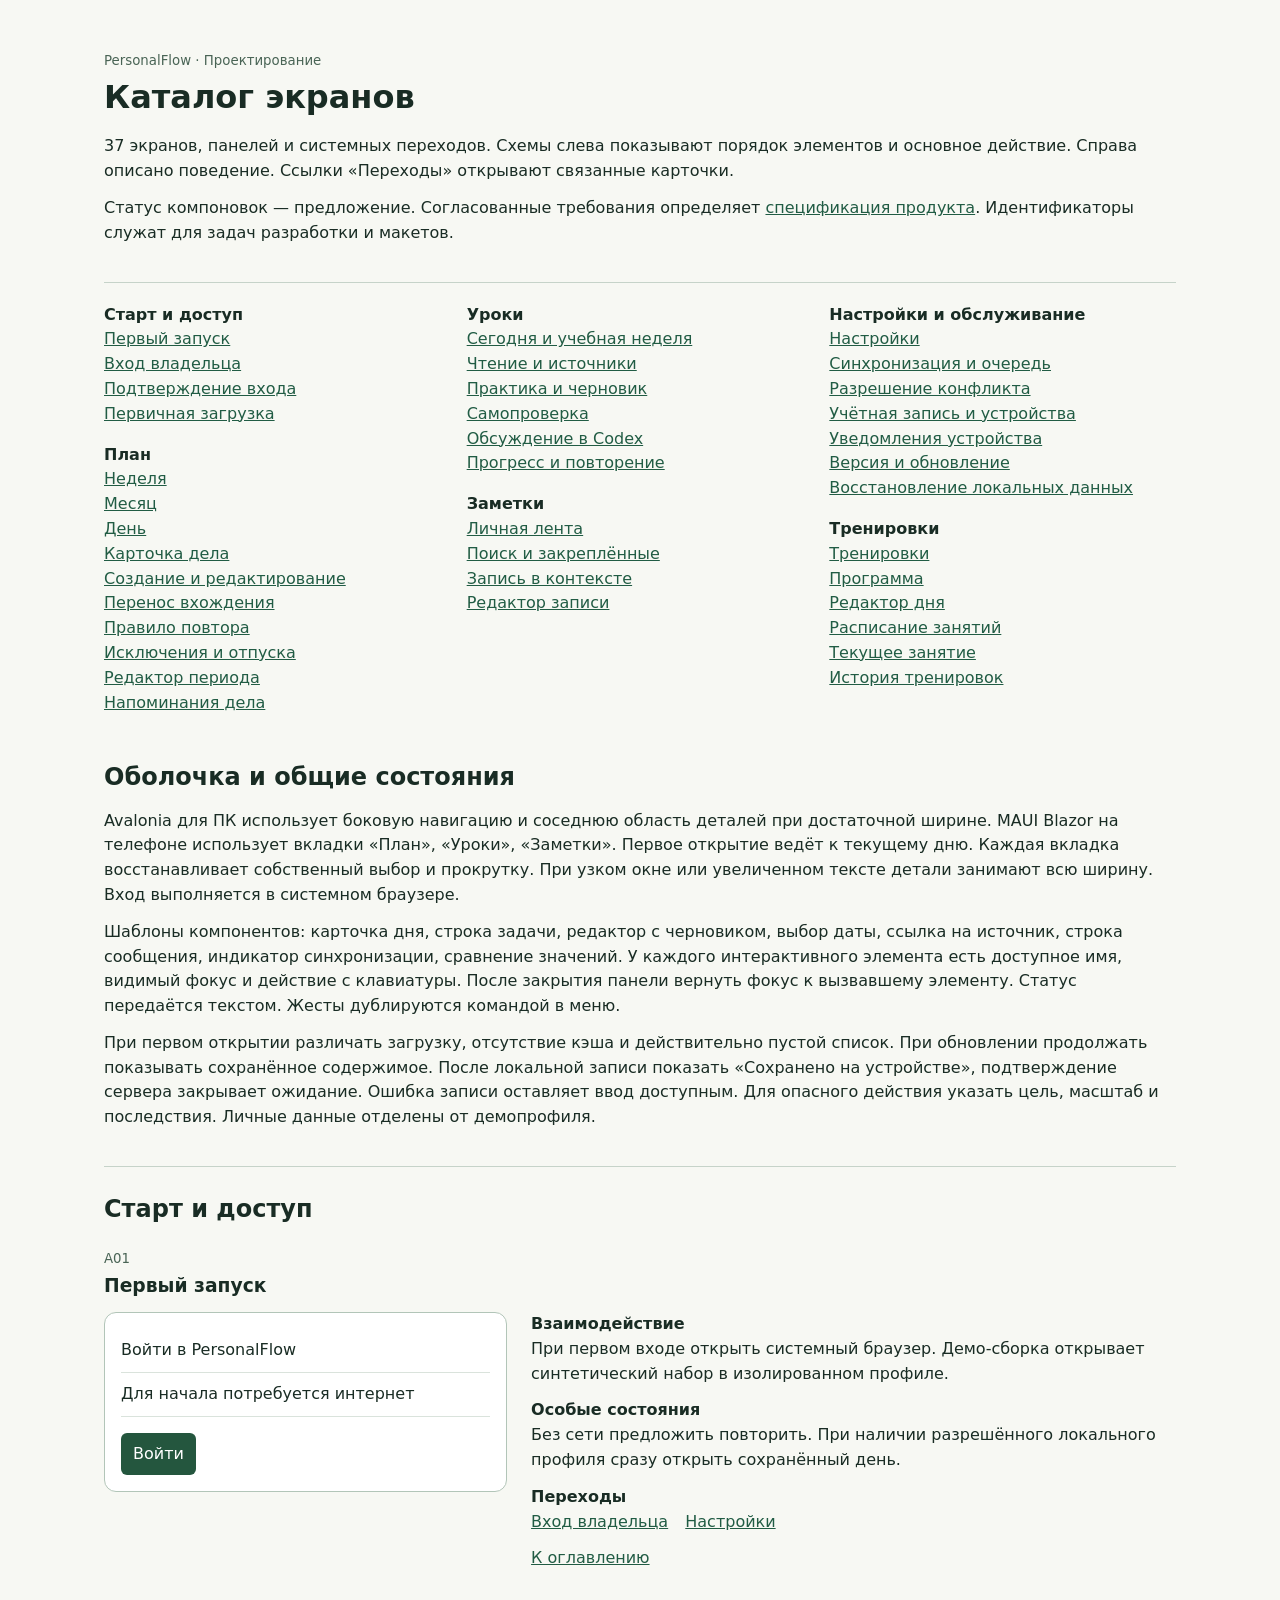
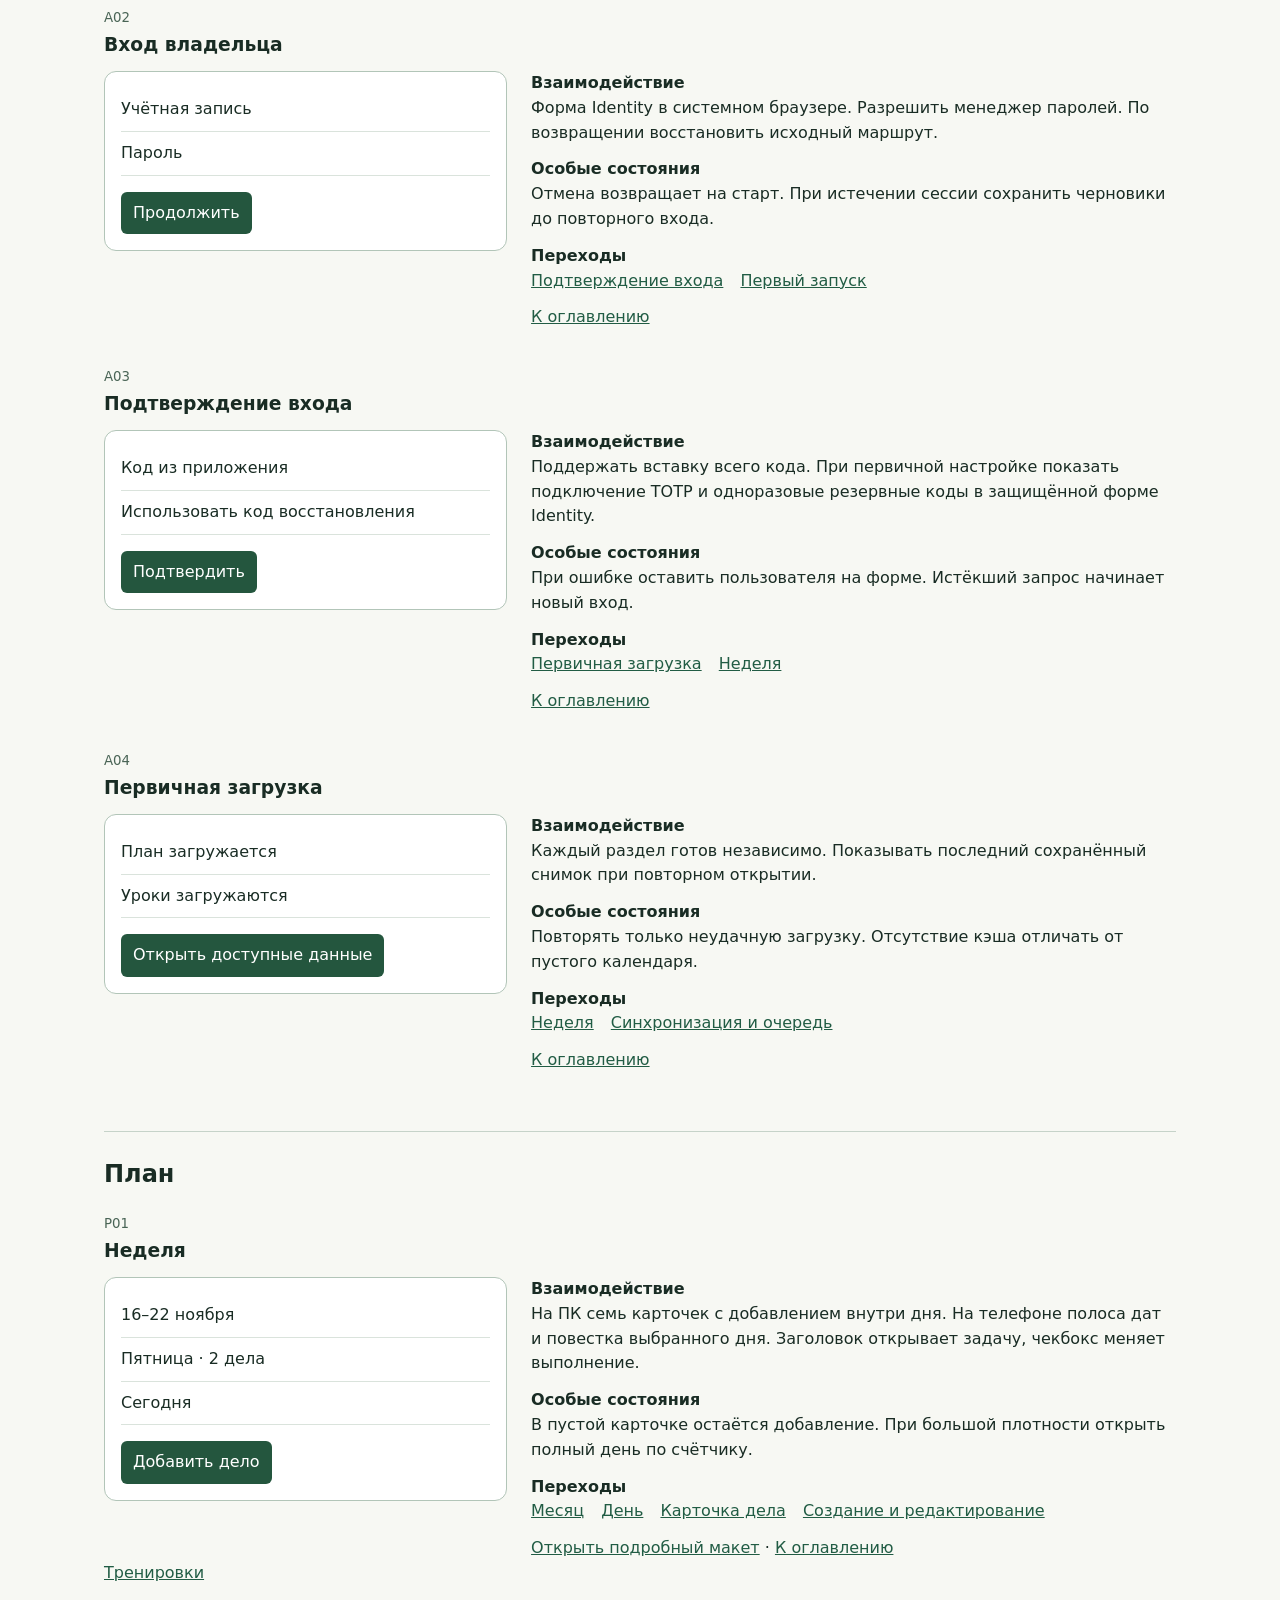
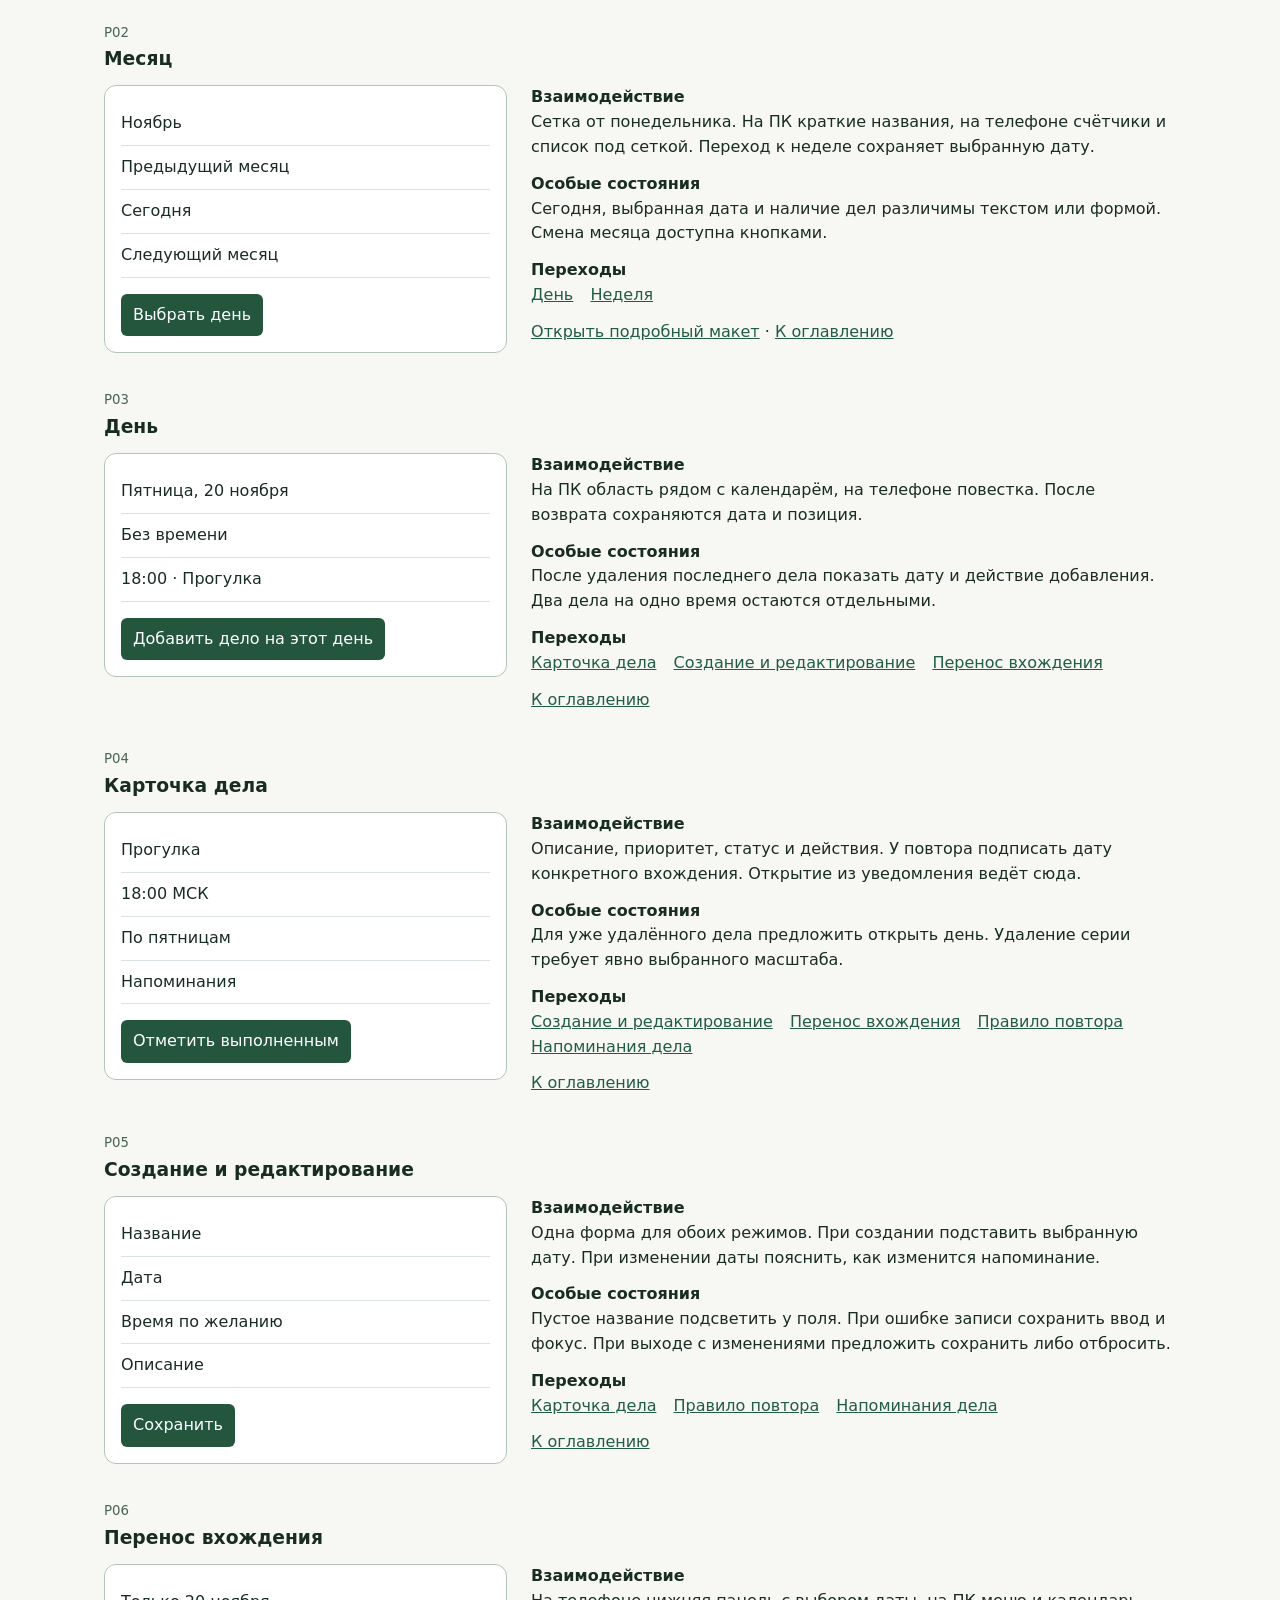
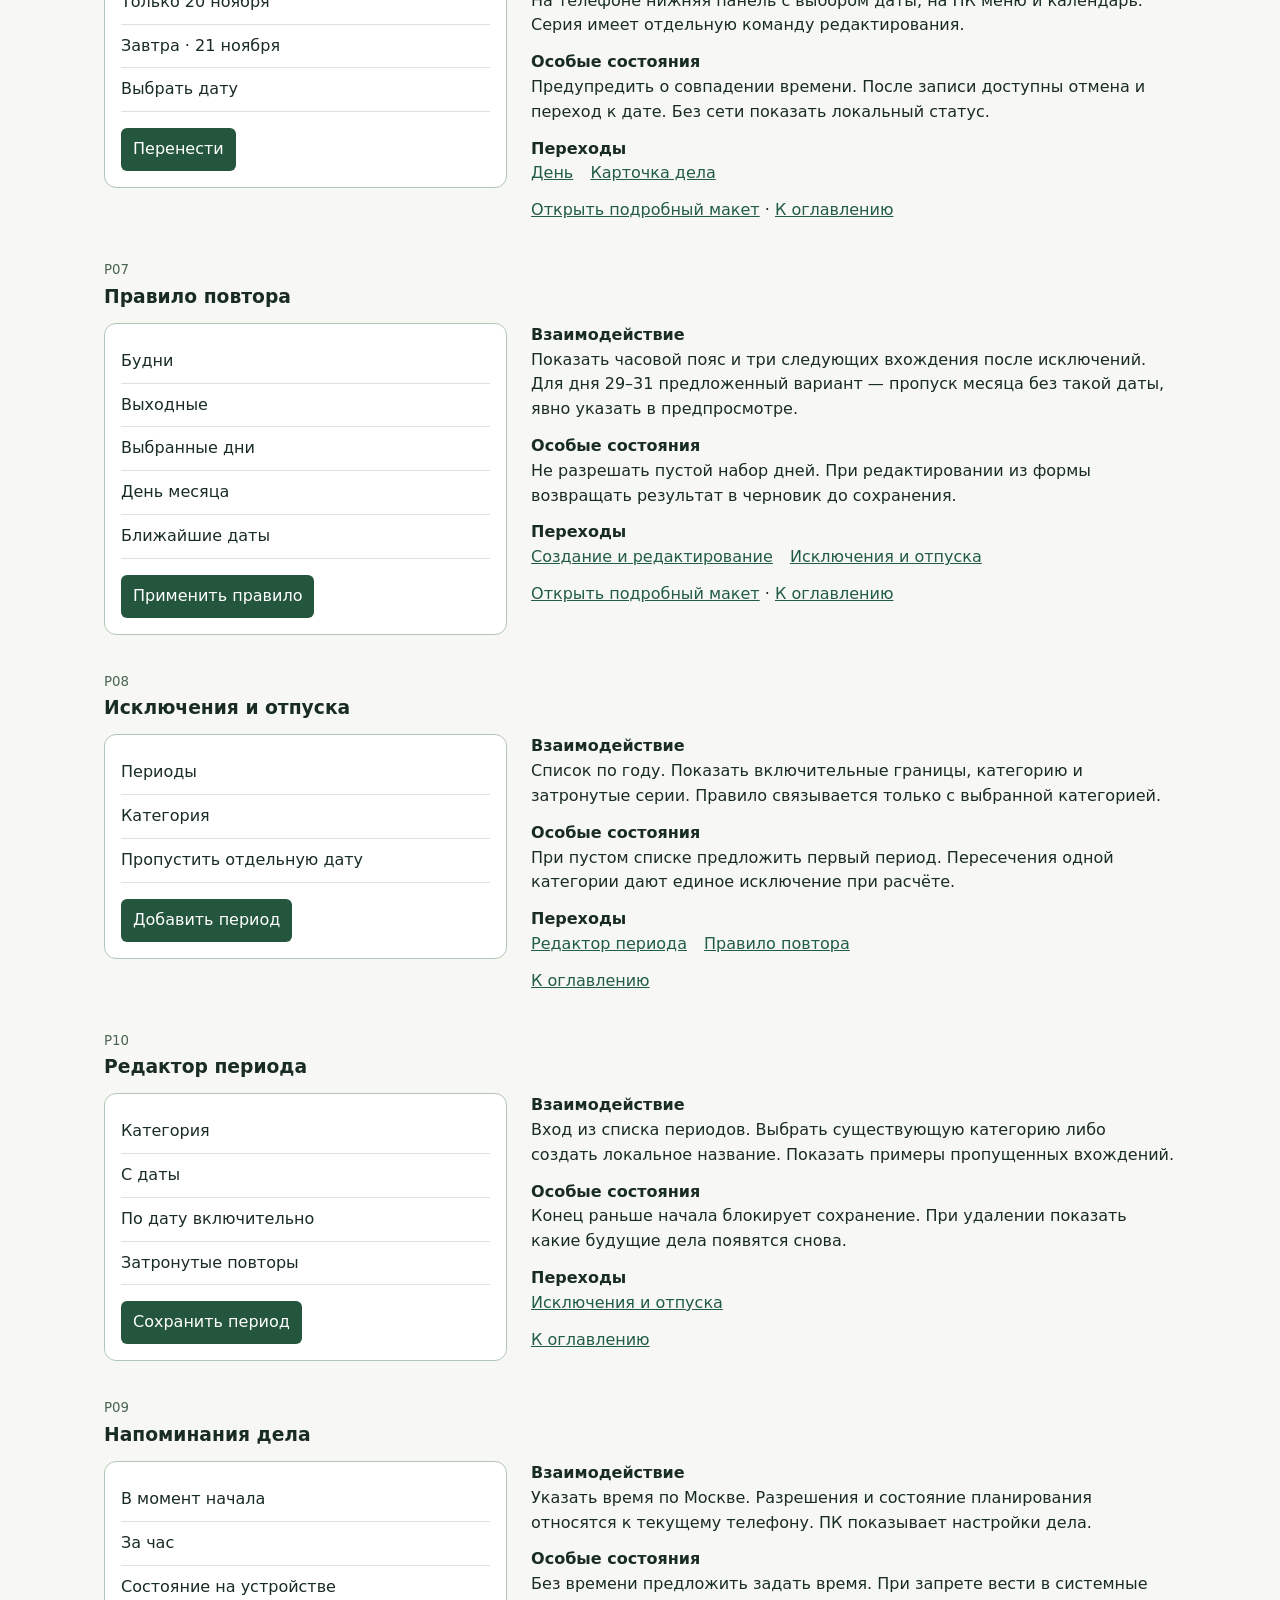
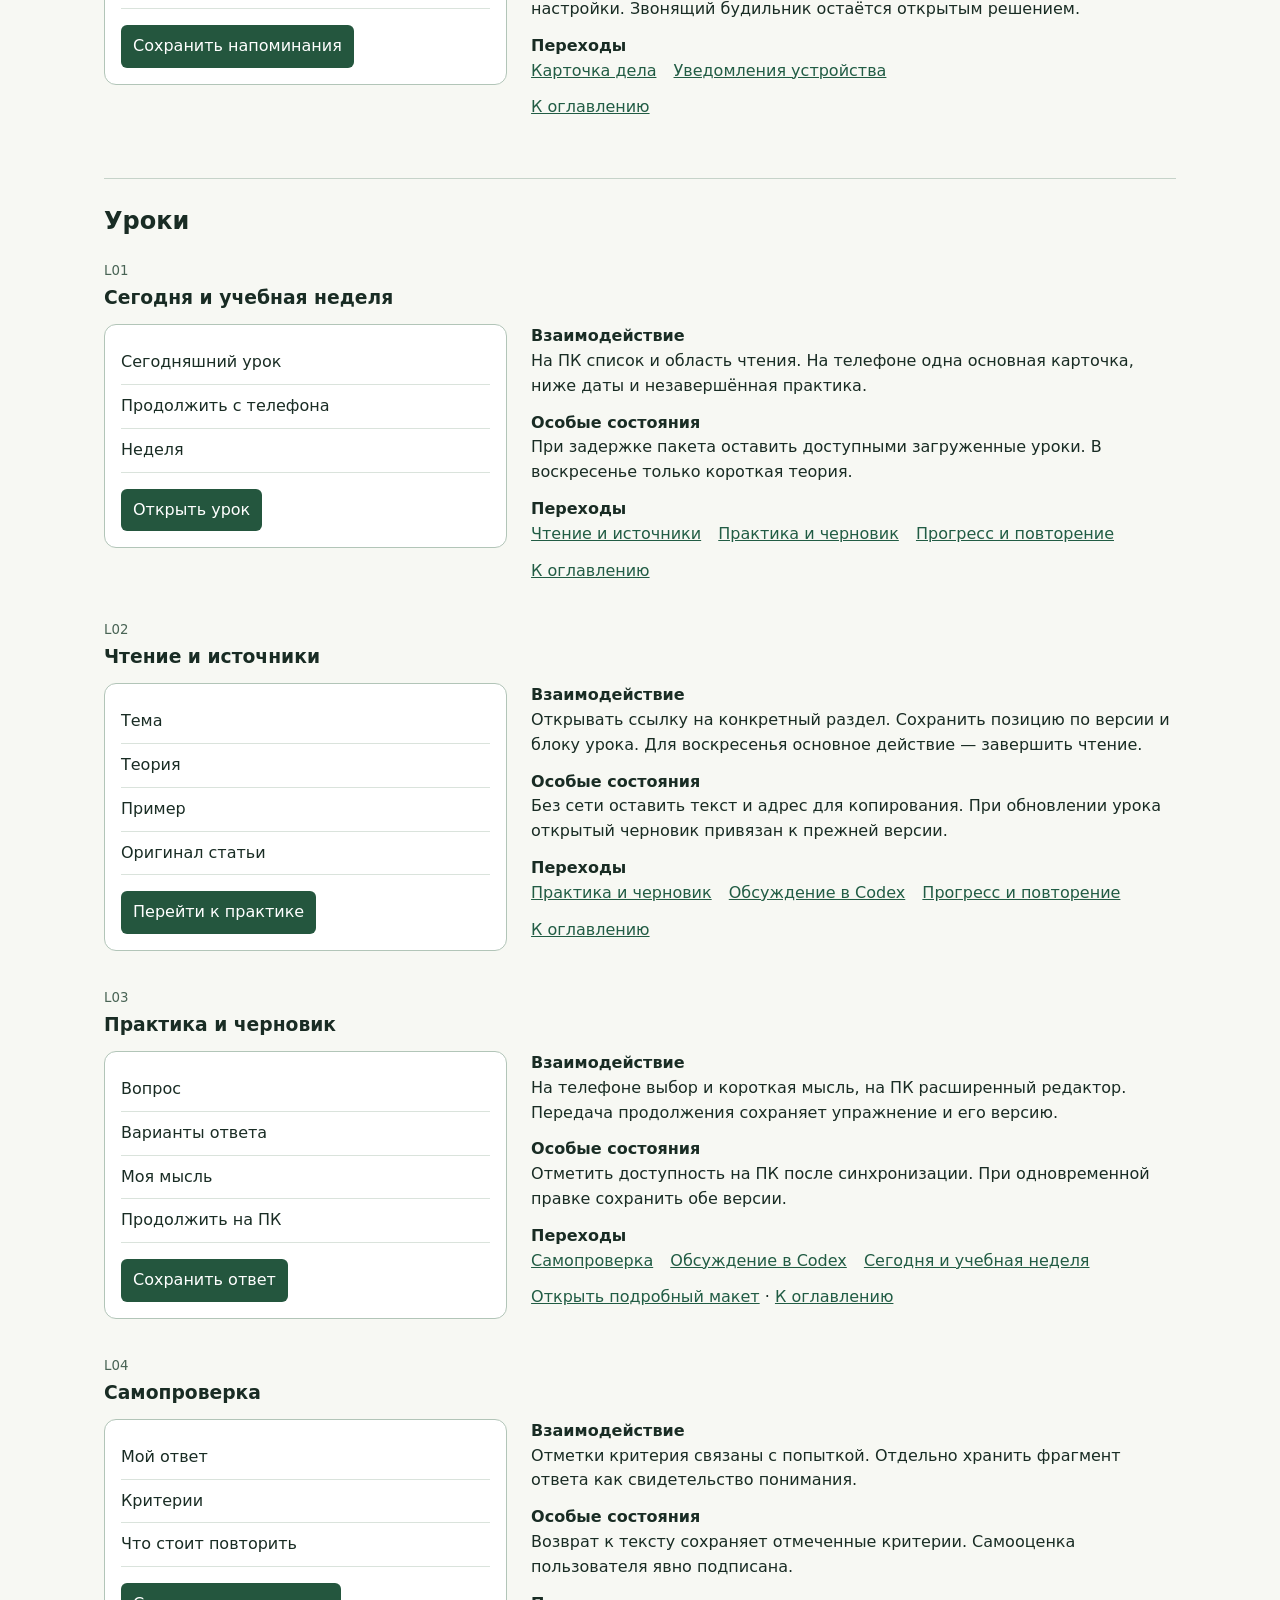
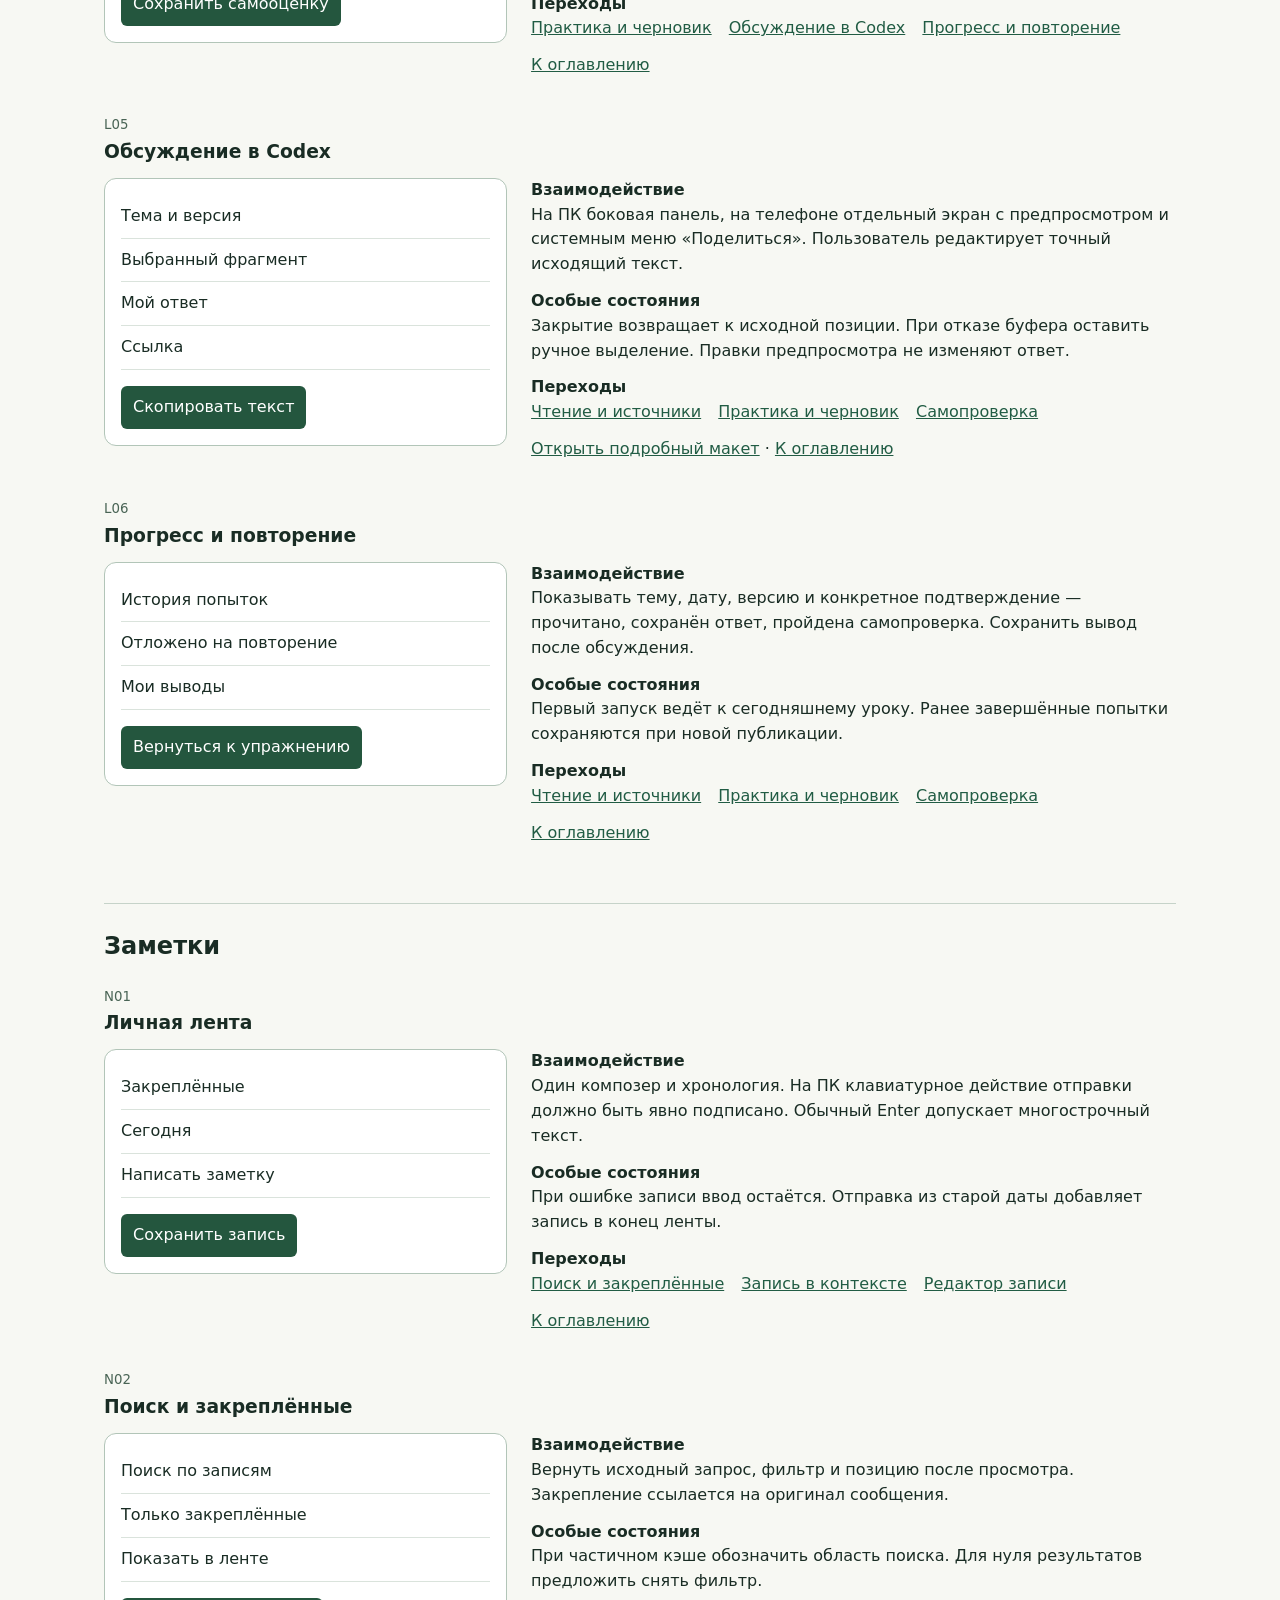
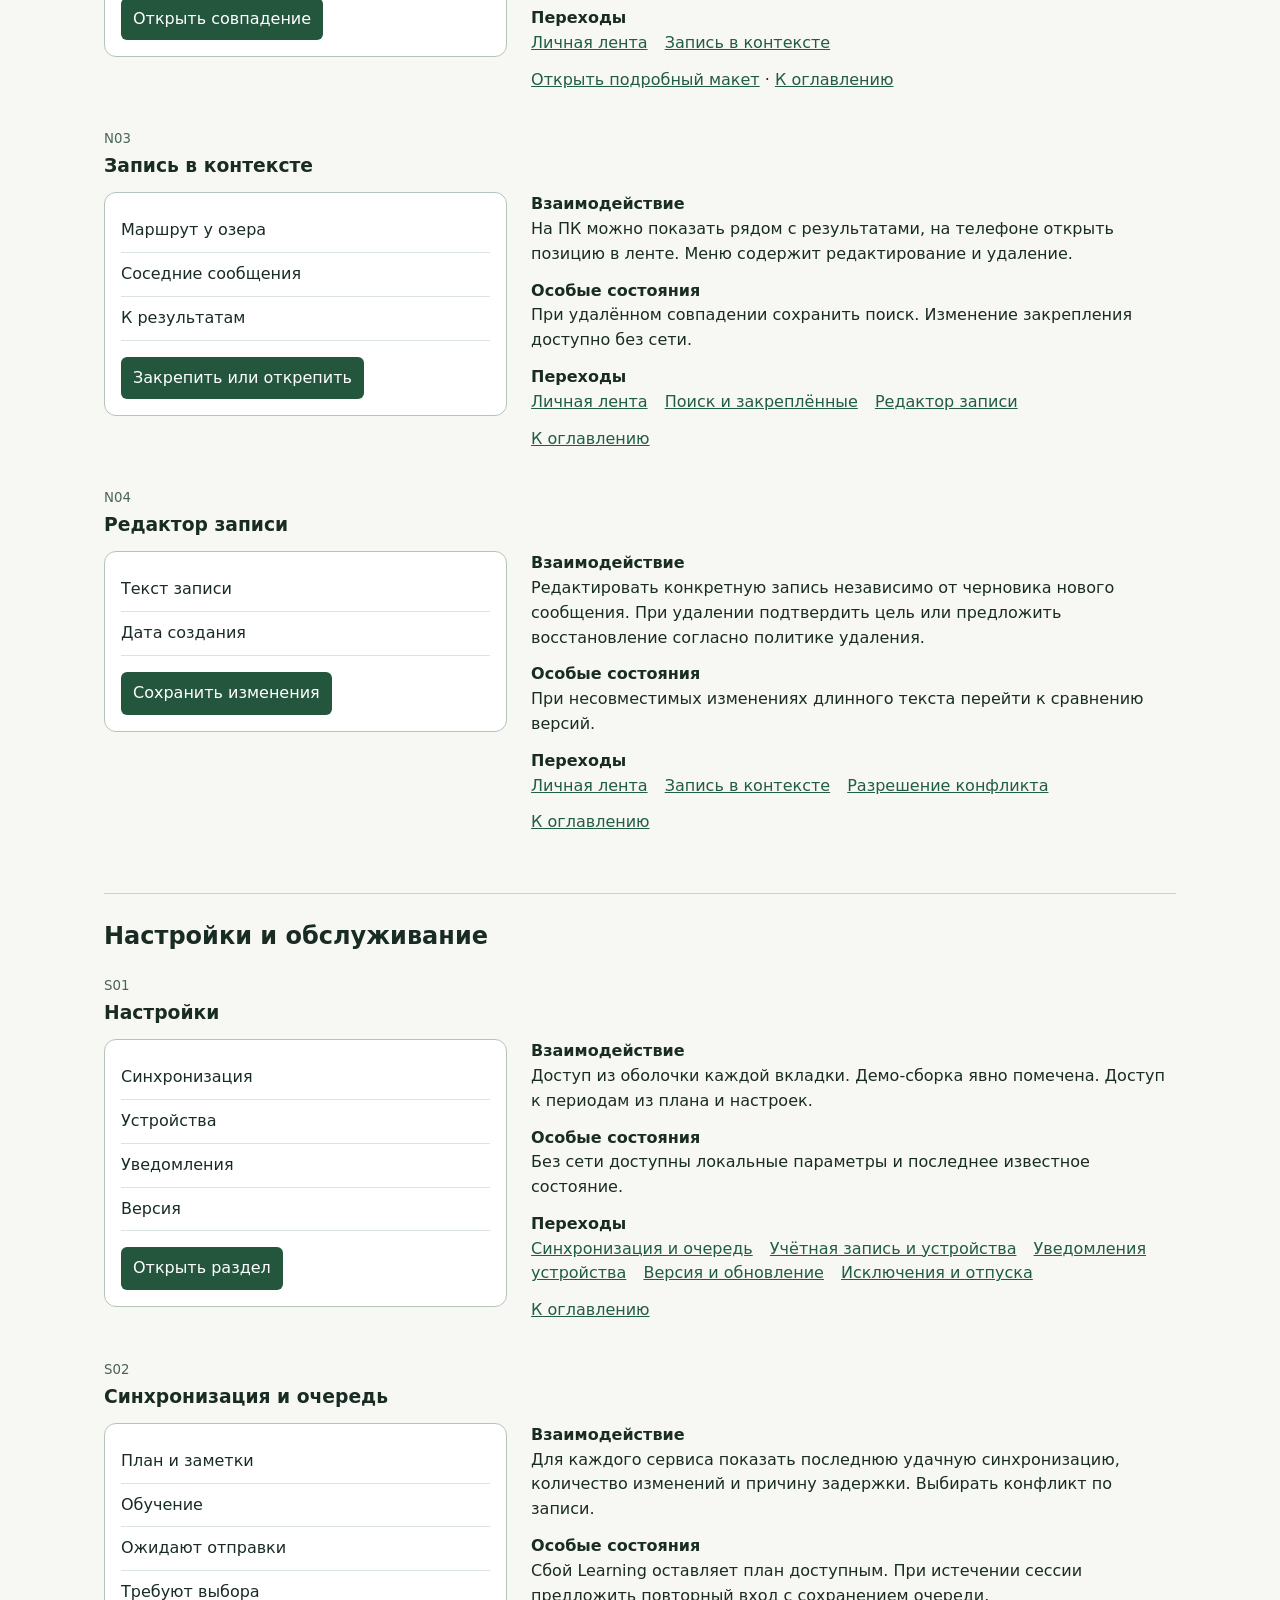
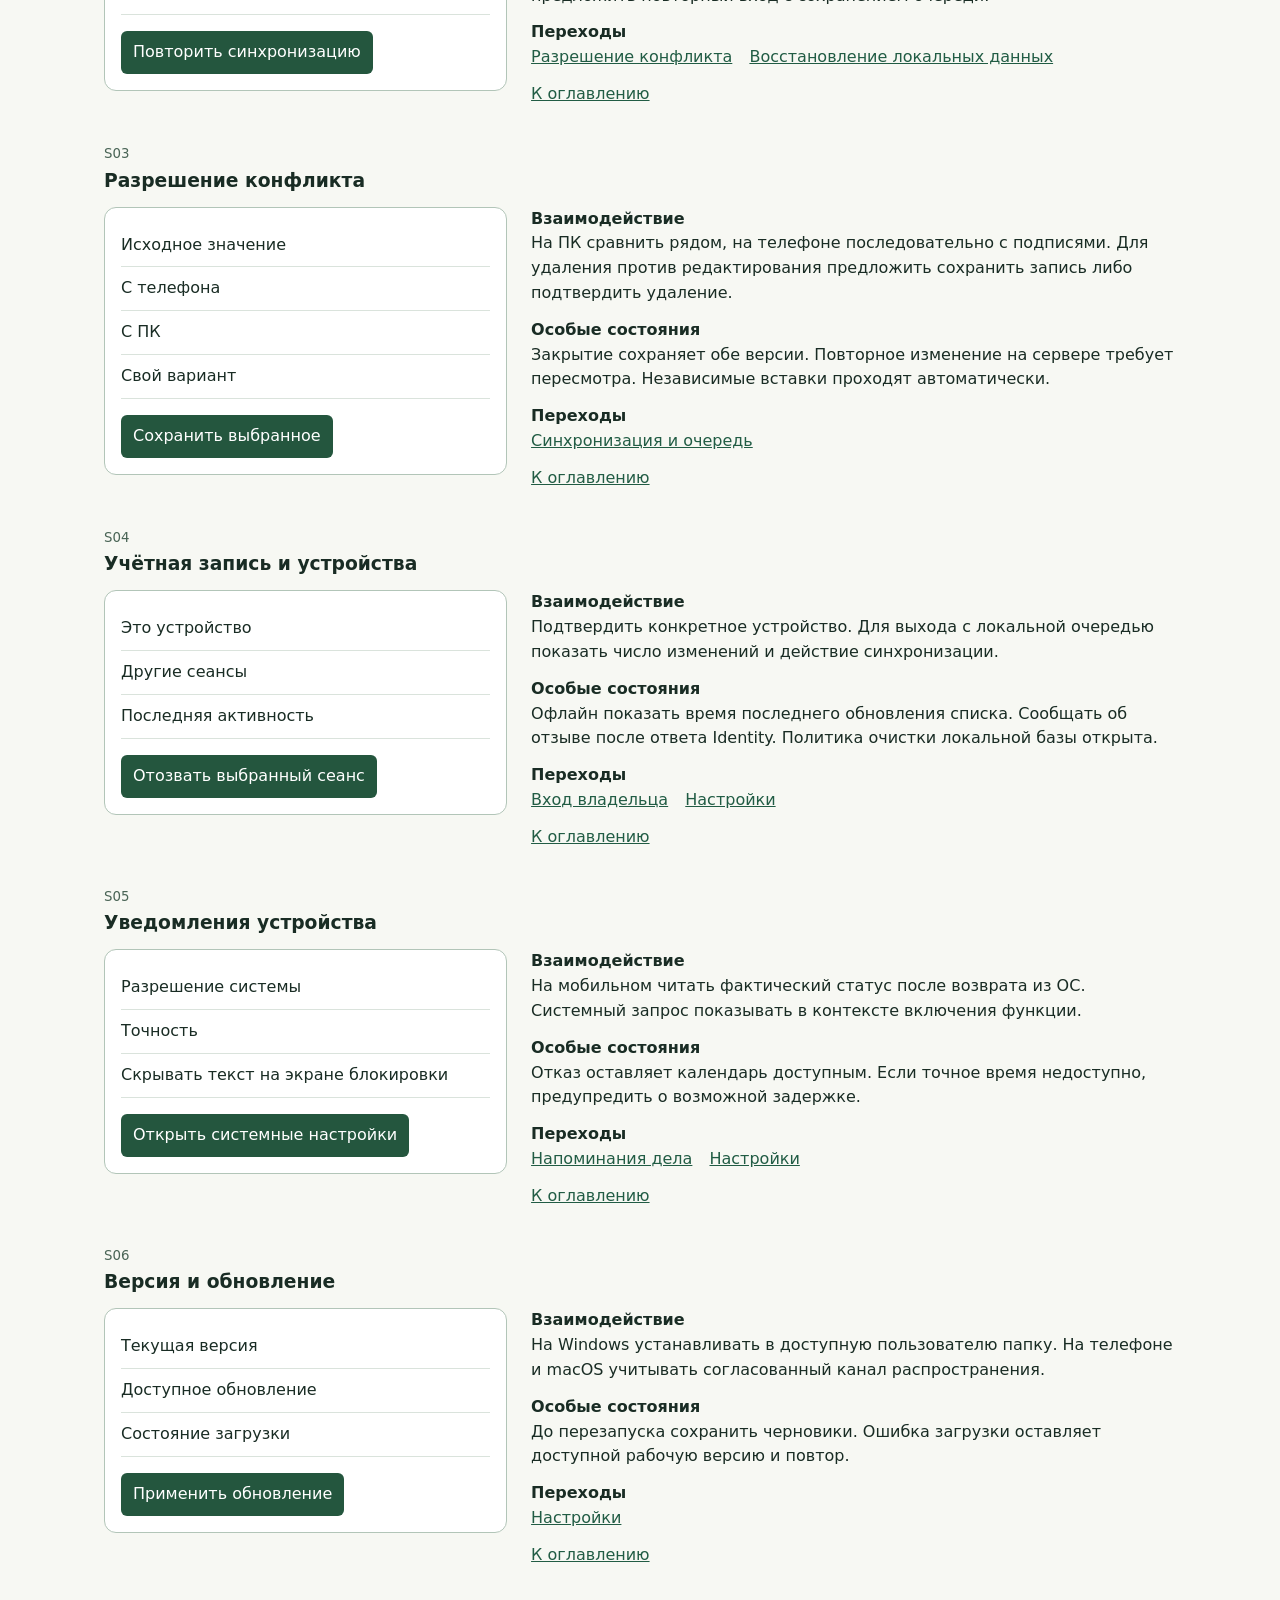
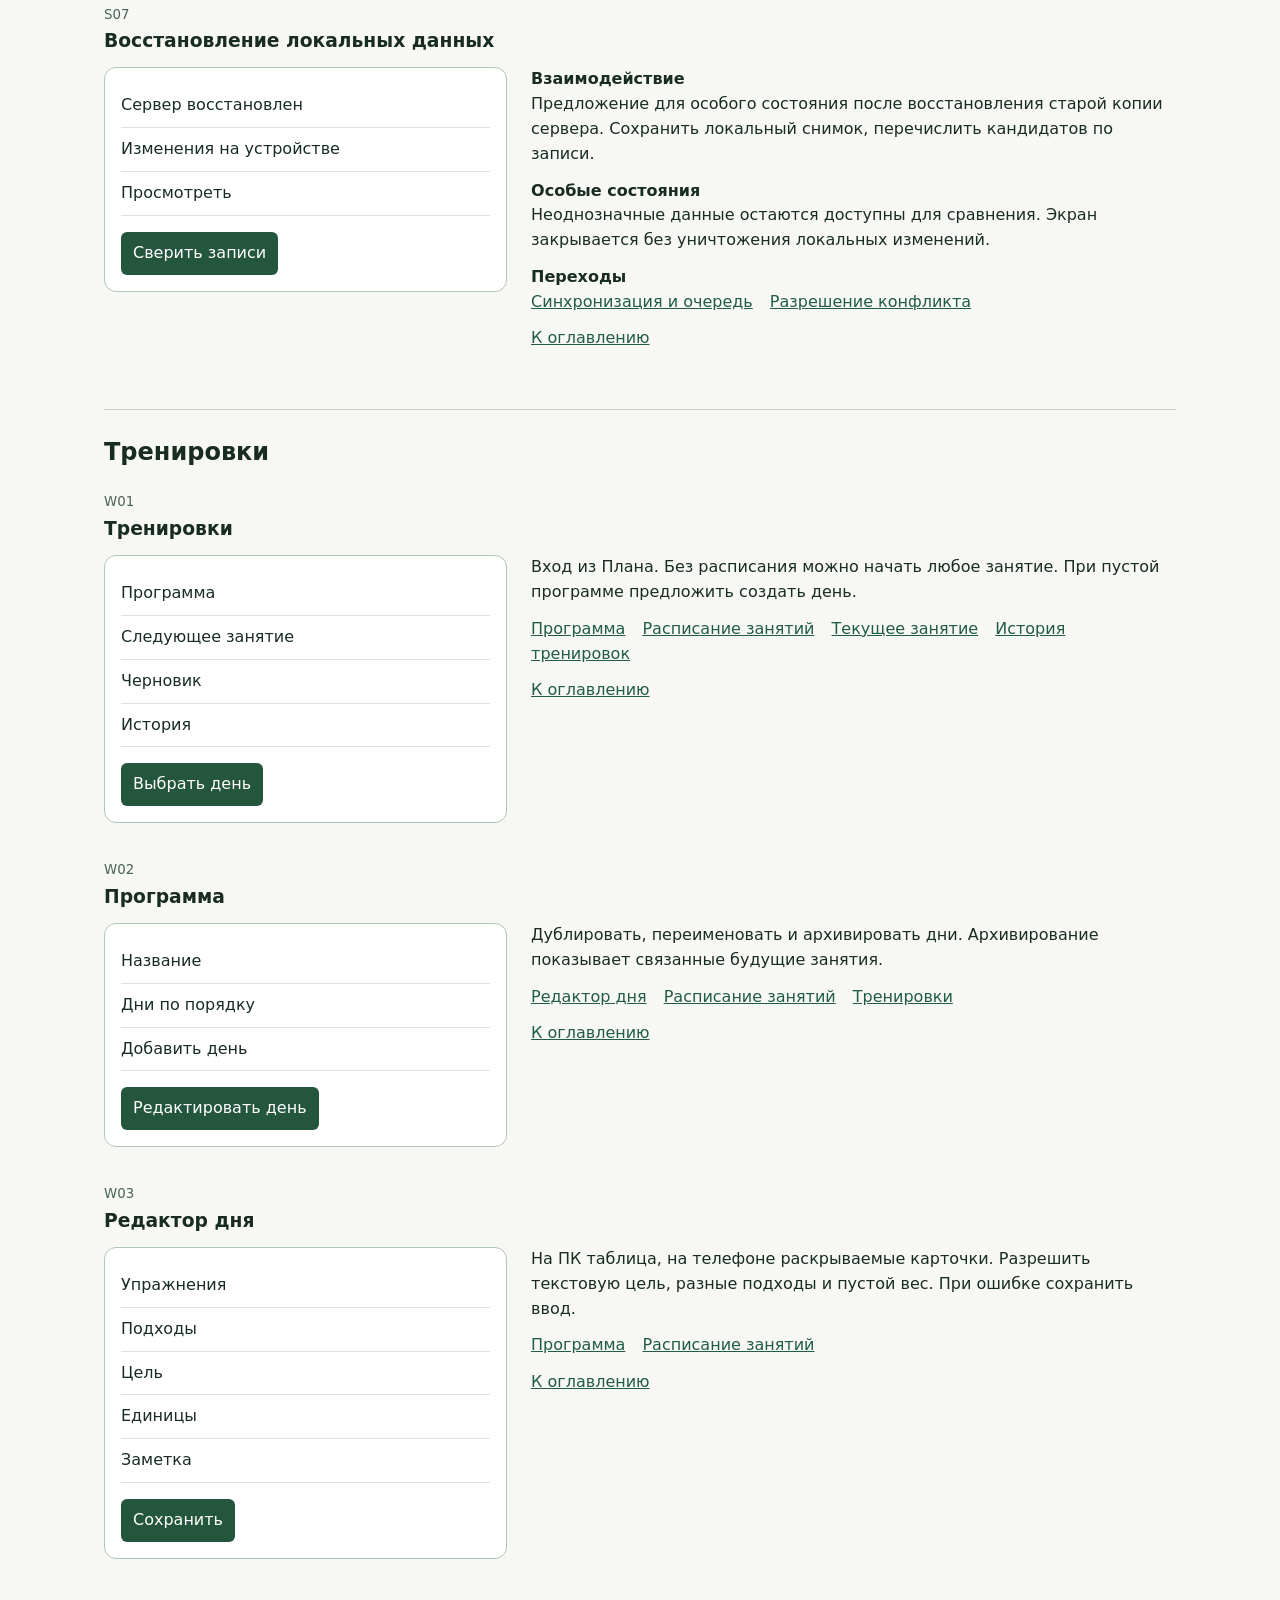
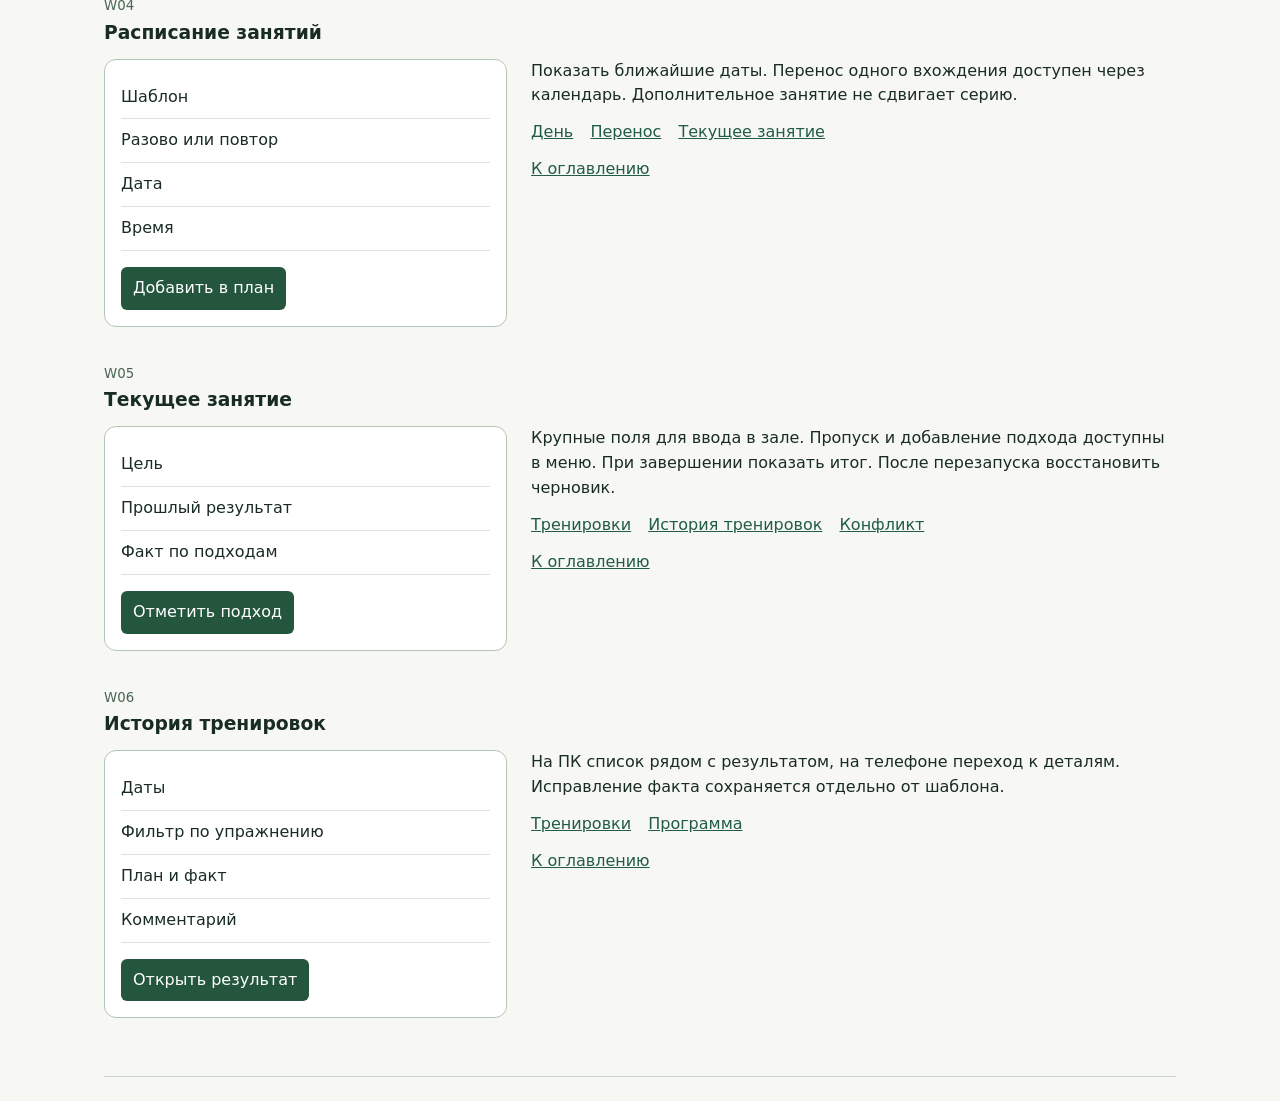
<file: docs/ux/screens.html>
<!doctype html><html lang="ru"><meta charset="utf-8"><meta name="viewport" content="width=device-width,initial-scale=1"><title>PersonalFlow · Каталог экранов</title><style>*{box-sizing:border-box}body{margin:0;background:#f7f8f3;color:#192c24;font:16px/1.55 system-ui}main{max-width:1120px;margin:auto;padding:24px}h1,h2,h3,p{margin:0 0 12px}a{color:#215c44}a:focus-visible,summary:focus-visible{outline:3px solid #a36518}header,section{padding:24px 0;border-bottom:1px solid #c6d3c9}nav{columns:3 220px;margin:20px 0}nav div{break-inside:avoid;margin-bottom:16px}nav a{display:block}article{margin:18px 0 34px;scroll-margin:16px}article:target{outline:2px solid #577d66;outline-offset:5px}.split{display:grid;grid-template-columns:minmax(240px,1fr) 1.6fr;gap:24px}.frame{border:1px solid #b2c5b8;border-radius:12px;padding:16px;background:#fff;align-self:start}.row{padding:9px 0;border-bottom:1px solid #dae3dc}.primary{margin-top:16px;background:#24563e;color:white;padding:9px 12px;border-radius:6px;display:inline-block}small{color:#496455}.meta a{margin-right:12px}dt{font-weight:650}dd{margin:0 0 12px}dl{margin:0}@media(max-width:650px){main{padding:14px}.split{grid-template-columns:1fr;gap:12px}}@media print{article{break-inside:avoid}nav{columns:3}.top{display:none}}</style><main id="top"><header><small>PersonalFlow · Проектирование</small><h1>Каталог экранов</h1><p>37 экранов, панелей и системных переходов. Схемы слева показывают порядок элементов и основное действие. Справа описано поведение. Ссылки «Переходы» открывают связанные карточки.</p><p>Статус компоновок — предложение. Согласованные требования определяет <a href="../product/specification.md">спецификация продукта</a>. Идентификаторы служат для задач разработки и макетов.</p></header><nav aria-label="Экраны"><div><strong>Старт и доступ</strong><a href="#A01">Первый запуск</a><a href="#A02">Вход владельца</a><a href="#A03">Подтверждение входа</a><a href="#A04">Первичная загрузка</a></div><div><strong>План</strong><a href="#P01">Неделя</a><a href="#P02">Месяц</a><a href="#P03">День</a><a href="#P04">Карточка дела</a><a href="#P05">Создание и редактирование</a><a href="#P06">Перенос вхождения</a><a href="#P07">Правило повтора</a><a href="#P08">Исключения и отпуска</a><a href="#P10">Редактор периода</a><a href="#P09">Напоминания дела</a></div><div><strong>Уроки</strong><a href="#L01">Сегодня и учебная неделя</a><a href="#L02">Чтение и источники</a><a href="#L03">Практика и черновик</a><a href="#L04">Самопроверка</a><a href="#L05">Обсуждение в Codex</a><a href="#L06">Прогресс и повторение</a></div><div><strong>Заметки</strong><a href="#N01">Личная лента</a><a href="#N02">Поиск и закреплённые</a><a href="#N03">Запись в контексте</a><a href="#N04">Редактор записи</a></div><div><strong>Настройки и обслуживание</strong><a href="#S01">Настройки</a><a href="#S02">Синхронизация и очередь</a><a href="#S03">Разрешение конфликта</a><a href="#S04">Учётная запись и устройства</a><a href="#S05">Уведомления устройства</a><a href="#S06">Версия и обновление</a><a href="#S07">Восстановление локальных данных</a></div><div><strong>Тренировки</strong><a href="#W01">Тренировки</a> <a href="#W02">Программа</a> <a href="#W03">Редактор дня</a> <a href="#W04">Расписание занятий</a> <a href="#W05">Текущее занятие</a> <a href="#W06">История тренировок</a></div></nav>

<section><h2>Оболочка и общие состояния</h2><p>Avalonia для ПК использует боковую навигацию и соседнюю область деталей при достаточной ширине. MAUI Blazor на телефоне использует вкладки «План», «Уроки», «Заметки». Первое открытие ведёт к текущему дню. Каждая вкладка восстанавливает собственный выбор и прокрутку. При узком окне или увеличенном тексте детали занимают всю ширину. Вход выполняется в системном браузере.</p><p>Шаблоны компонентов: карточка дня, строка задачи, редактор с черновиком, выбор даты, ссылка на источник, строка сообщения, индикатор синхронизации, сравнение значений. У каждого интерактивного элемента есть доступное имя, видимый фокус и действие с клавиатуры. После закрытия панели вернуть фокус к вызвавшему элементу. Статус передаётся текстом. Жесты дублируются командой в меню.</p><p>При первом открытии различать загрузку, отсутствие кэша и действительно пустой список. При обновлении продолжать показывать сохранённое содержимое. После локальной записи показать «Сохранено на устройстве», подтверждение сервера закрывает ожидание. Ошибка записи оставляет ввод доступным. Для опасного действия указать цель, масштаб и последствия. Личные данные отделены от демопрофиля.</p></section>
<section><h2>Старт и доступ</h2>
<article id="A01"><small>A01</small><h3>Первый запуск</h3><div class="split"><div class="frame" aria-label="Схема содержимого"><div class="row">Войти в PersonalFlow</div><div class="row">Для начала потребуется интернет</div><span class="primary">Войти</span></div><div><dl><dt>Взаимодействие</dt><dd>При первом входе открыть системный браузер. Демо-сборка открывает синтетический набор в изолированном профиле.</dd><dt>Особые состояния</dt><dd>Без сети предложить повторить. При наличии разрешённого локального профиля сразу открыть сохранённый день.</dd></dl><p class="meta"><b>Переходы</b><br><a href="#A02">Вход владельца</a> <a href="#S01">Настройки</a></p><a class="top" href="#top">К оглавлению</a></div></div></article>
<article id="A02"><small>A02</small><h3>Вход владельца</h3><div class="split"><div class="frame" aria-label="Схема содержимого"><div class="row">Учётная запись</div><div class="row">Пароль</div><span class="primary">Продолжить</span></div><div><dl><dt>Взаимодействие</dt><dd>Форма Identity в системном браузере. Разрешить менеджер паролей. По возвращении восстановить исходный маршрут.</dd><dt>Особые состояния</dt><dd>Отмена возвращает на старт. При истечении сессии сохранить черновики до повторного входа.</dd></dl><p class="meta"><b>Переходы</b><br><a href="#A03">Подтверждение входа</a> <a href="#A01">Первый запуск</a></p><a class="top" href="#top">К оглавлению</a></div></div></article>
<article id="A03"><small>A03</small><h3>Подтверждение входа</h3><div class="split"><div class="frame" aria-label="Схема содержимого"><div class="row">Код из приложения</div><div class="row">Использовать код восстановления</div><span class="primary">Подтвердить</span></div><div><dl><dt>Взаимодействие</dt><dd>Поддержать вставку всего кода. При первичной настройке показать подключение TOTP и одноразовые резервные коды в защищённой форме Identity.</dd><dt>Особые состояния</dt><dd>При ошибке оставить пользователя на форме. Истёкший запрос начинает новый вход.</dd></dl><p class="meta"><b>Переходы</b><br><a href="#A04">Первичная загрузка</a> <a href="#P01">Неделя</a></p><a class="top" href="#top">К оглавлению</a></div></div></article>
<article id="A04"><small>A04</small><h3>Первичная загрузка</h3><div class="split"><div class="frame" aria-label="Схема содержимого"><div class="row">План загружается</div><div class="row">Уроки загружаются</div><span class="primary">Открыть доступные данные</span></div><div><dl><dt>Взаимодействие</dt><dd>Каждый раздел готов независимо. Показывать последний сохранённый снимок при повторном открытии.</dd><dt>Особые состояния</dt><dd>Повторять только неудачную загрузку. Отсутствие кэша отличать от пустого календаря.</dd></dl><p class="meta"><b>Переходы</b><br><a href="#P01">Неделя</a> <a href="#S02">Синхронизация и очередь</a></p><a class="top" href="#top">К оглавлению</a></div></div></article></section>
<section><h2>План</h2>
<article id="P01"><small>P01</small><h3>Неделя</h3><div class="split"><div class="frame" aria-label="Схема содержимого"><div class="row">16–22 ноября</div><div class="row">Пятница · 2 дела</div><div class="row">Сегодня</div><span class="primary">Добавить дело</span></div><div><dl><dt>Взаимодействие</dt><dd>На ПК семь карточек с добавлением внутри дня. На телефоне полоса дат и повестка выбранного дня. Заголовок открывает задачу, чекбокс меняет выполнение.</dd><dt>Особые состояния</dt><dd>В пустой карточке остаётся добавление. При большой плотности открыть полный день по счётчику.</dd></dl><p class="meta"><b>Переходы</b><br><a href="#P02">Месяц</a> <a href="#P03">День</a> <a href="#P04">Карточка дела</a> <a href="#P05">Создание и редактирование</a></p><a href="mockups/planner.png">Открыть подробный макет</a> · <a class="top" href="#top">К оглавлению</a></div></div><a href="#W01">Тренировки</a></article>
<article id="P02"><small>P02</small><h3>Месяц</h3><div class="split"><div class="frame" aria-label="Схема содержимого"><div class="row">Ноябрь</div><div class="row">Предыдущий месяц</div><div class="row">Сегодня</div><div class="row">Следующий месяц</div><span class="primary">Выбрать день</span></div><div><dl><dt>Взаимодействие</dt><dd>Сетка от понедельника. На ПК краткие названия, на телефоне счётчики и список под сеткой. Переход к неделе сохраняет выбранную дату.</dd><dt>Особые состояния</dt><dd>Сегодня, выбранная дата и наличие дел различимы текстом или формой. Смена месяца доступна кнопками.</dd></dl><p class="meta"><b>Переходы</b><br><a href="#P03">День</a> <a href="#P01">Неделя</a></p><a href="mockups/mobile.png">Открыть подробный макет</a> · <a class="top" href="#top">К оглавлению</a></div></div></article>
<article id="P03"><small>P03</small><h3>День</h3><div class="split"><div class="frame" aria-label="Схема содержимого"><div class="row">Пятница, 20 ноября</div><div class="row">Без времени</div><div class="row">18:00 · Прогулка</div><span class="primary">Добавить дело на этот день</span></div><div><dl><dt>Взаимодействие</dt><dd>На ПК область рядом с календарём, на телефоне повестка. После возврата сохраняются дата и позиция.</dd><dt>Особые состояния</dt><dd>После удаления последнего дела показать дату и действие добавления. Два дела на одно время остаются отдельными.</dd></dl><p class="meta"><b>Переходы</b><br><a href="#P04">Карточка дела</a> <a href="#P05">Создание и редактирование</a> <a href="#P06">Перенос вхождения</a></p><a class="top" href="#top">К оглавлению</a></div></div></article>
<article id="P04"><small>P04</small><h3>Карточка дела</h3><div class="split"><div class="frame" aria-label="Схема содержимого"><div class="row">Прогулка</div><div class="row">18:00 МСК</div><div class="row">По пятницам</div><div class="row">Напоминания</div><span class="primary">Отметить выполненным</span></div><div><dl><dt>Взаимодействие</dt><dd>Описание, приоритет, статус и действия. У повтора подписать дату конкретного вхождения. Открытие из уведомления ведёт сюда.</dd><dt>Особые состояния</dt><dd>Для уже удалённого дела предложить открыть день. Удаление серии требует явно выбранного масштаба.</dd></dl><p class="meta"><b>Переходы</b><br><a href="#P05">Создание и редактирование</a> <a href="#P06">Перенос вхождения</a> <a href="#P07">Правило повтора</a> <a href="#P09">Напоминания дела</a></p><a class="top" href="#top">К оглавлению</a></div></div></article>
<article id="P05"><small>P05</small><h3>Создание и редактирование</h3><div class="split"><div class="frame" aria-label="Схема содержимого"><div class="row">Название</div><div class="row">Дата</div><div class="row">Время по желанию</div><div class="row">Описание</div><span class="primary">Сохранить</span></div><div><dl><dt>Взаимодействие</dt><dd>Одна форма для обоих режимов. При создании подставить выбранную дату. При изменении даты пояснить, как изменится напоминание.</dd><dt>Особые состояния</dt><dd>Пустое название подсветить у поля. При ошибке записи сохранить ввод и фокус. При выходе с изменениями предложить сохранить либо отбросить.</dd></dl><p class="meta"><b>Переходы</b><br><a href="#P04">Карточка дела</a> <a href="#P07">Правило повтора</a> <a href="#P09">Напоминания дела</a></p><a class="top" href="#top">К оглавлению</a></div></div></article>
<article id="P06"><small>P06</small><h3>Перенос вхождения</h3><div class="split"><div class="frame" aria-label="Схема содержимого"><div class="row">Только 20 ноября</div><div class="row">Завтра · 21 ноября</div><div class="row">Выбрать дату</div><span class="primary">Перенести</span></div><div><dl><dt>Взаимодействие</dt><dd>На телефоне нижняя панель с выбором даты, на ПК меню и календарь. Серия имеет отдельную команду редактирования.</dd><dt>Особые состояния</dt><dd>Предупредить о совпадении времени. После записи доступны отмена и переход к дате. Без сети показать локальный статус.</dd></dl><p class="meta"><b>Переходы</b><br><a href="#P03">День</a> <a href="#P04">Карточка дела</a></p><a href="mockups/move.html">Открыть подробный макет</a> · <a class="top" href="#top">К оглавлению</a></div></div></article>
<article id="P07"><small>P07</small><h3>Правило повтора</h3><div class="split"><div class="frame" aria-label="Схема содержимого"><div class="row">Будни</div><div class="row">Выходные</div><div class="row">Выбранные дни</div><div class="row">День месяца</div><div class="row">Ближайшие даты</div><span class="primary">Применить правило</span></div><div><dl><dt>Взаимодействие</dt><dd>Показать часовой пояс и три следующих вхождения после исключений. Для дня 29–31 предложенный вариант — пропуск месяца без такой даты, явно указать в предпросмотре.</dd><dt>Особые состояния</dt><dd>Не разрешать пустой набор дней. При редактировании из формы возвращать результат в черновик до сохранения.</dd></dl><p class="meta"><b>Переходы</b><br><a href="#P05">Создание и редактирование</a> <a href="#P08">Исключения и отпуска</a></p><a href="mockups/recurrence-move.png">Открыть подробный макет</a> · <a class="top" href="#top">К оглавлению</a></div></div></article>
<article id="P08"><small>P08</small><h3>Исключения и отпуска</h3><div class="split"><div class="frame" aria-label="Схема содержимого"><div class="row">Периоды</div><div class="row">Категория</div><div class="row">Пропустить отдельную дату</div><span class="primary">Добавить период</span></div><div><dl><dt>Взаимодействие</dt><dd>Список по году. Показать включительные границы, категорию и затронутые серии. Правило связывается только с выбранной категорией.</dd><dt>Особые состояния</dt><dd>При пустом списке предложить первый период. Пересечения одной категории дают единое исключение при расчёте.</dd></dl><p class="meta"><b>Переходы</b><br><a href="#P10">Редактор периода</a> <a href="#P07">Правило повтора</a></p><a class="top" href="#top">К оглавлению</a></div></div></article>
<article id="P10"><small>P10</small><h3>Редактор периода</h3><div class="split"><div class="frame" aria-label="Схема содержимого"><div class="row">Категория</div><div class="row">С даты</div><div class="row">По дату включительно</div><div class="row">Затронутые повторы</div><span class="primary">Сохранить период</span></div><div><dl><dt>Взаимодействие</dt><dd>Вход из списка периодов. Выбрать существующую категорию либо создать локальное название. Показать примеры пропущенных вхождений.</dd><dt>Особые состояния</dt><dd>Конец раньше начала блокирует сохранение. При удалении показать какие будущие дела появятся снова.</dd></dl><p class="meta"><b>Переходы</b><br><a href="#P08">Исключения и отпуска</a></p><a class="top" href="#top">К оглавлению</a></div></div></article>
<article id="P09"><small>P09</small><h3>Напоминания дела</h3><div class="split"><div class="frame" aria-label="Схема содержимого"><div class="row">В момент начала</div><div class="row">За час</div><div class="row">Состояние на устройстве</div><span class="primary">Сохранить напоминания</span></div><div><dl><dt>Взаимодействие</dt><dd>Указать время по Москве. Разрешения и состояние планирования относятся к текущему телефону. ПК показывает настройки дела.</dd><dt>Особые состояния</dt><dd>Без времени предложить задать время. При запрете вести в системные настройки. Звонящий будильник остаётся открытым решением.</dd></dl><p class="meta"><b>Переходы</b><br><a href="#P04">Карточка дела</a> <a href="#S05">Уведомления устройства</a></p><a class="top" href="#top">К оглавлению</a></div></div></article></section>
<section><h2>Уроки</h2>
<article id="L01"><small>L01</small><h3>Сегодня и учебная неделя</h3><div class="split"><div class="frame" aria-label="Схема содержимого"><div class="row">Сегодняшний урок</div><div class="row">Продолжить с телефона</div><div class="row">Неделя</div><span class="primary">Открыть урок</span></div><div><dl><dt>Взаимодействие</dt><dd>На ПК список и область чтения. На телефоне одна основная карточка, ниже даты и незавершённая практика.</dd><dt>Особые состояния</dt><dd>При задержке пакета оставить доступными загруженные уроки. В воскресенье только короткая теория.</dd></dl><p class="meta"><b>Переходы</b><br><a href="#L02">Чтение и источники</a> <a href="#L03">Практика и черновик</a> <a href="#L06">Прогресс и повторение</a></p><a class="top" href="#top">К оглавлению</a></div></div></article>
<article id="L02"><small>L02</small><h3>Чтение и источники</h3><div class="split"><div class="frame" aria-label="Схема содержимого"><div class="row">Тема</div><div class="row">Теория</div><div class="row">Пример</div><div class="row">Оригинал статьи</div><span class="primary">Перейти к практике</span></div><div><dl><dt>Взаимодействие</dt><dd>Открывать ссылку на конкретный раздел. Сохранить позицию по версии и блоку урока. Для воскресенья основное действие — завершить чтение.</dd><dt>Особые состояния</dt><dd>Без сети оставить текст и адрес для копирования. При обновлении урока открытый черновик привязан к прежней версии.</dd></dl><p class="meta"><b>Переходы</b><br><a href="#L03">Практика и черновик</a> <a href="#L05">Обсуждение в Codex</a> <a href="#L06">Прогресс и повторение</a></p><a class="top" href="#top">К оглавлению</a></div></div></article>
<article id="L03"><small>L03</small><h3>Практика и черновик</h3><div class="split"><div class="frame" aria-label="Схема содержимого"><div class="row">Вопрос</div><div class="row">Варианты ответа</div><div class="row">Моя мысль</div><div class="row">Продолжить на ПК</div><span class="primary">Сохранить ответ</span></div><div><dl><dt>Взаимодействие</dt><dd>На телефоне выбор и короткая мысль, на ПК расширенный редактор. Передача продолжения сохраняет упражнение и его версию.</dd><dt>Особые состояния</dt><dd>Отметить доступность на ПК после синхронизации. При одновременной правке сохранить обе версии.</dd></dl><p class="meta"><b>Переходы</b><br><a href="#L04">Самопроверка</a> <a href="#L05">Обсуждение в Codex</a> <a href="#L01">Сегодня и учебная неделя</a></p><a href="mockups/learning-handoff.png">Открыть подробный макет</a> · <a class="top" href="#top">К оглавлению</a></div></div></article>
<article id="L04"><small>L04</small><h3>Самопроверка</h3><div class="split"><div class="frame" aria-label="Схема содержимого"><div class="row">Мой ответ</div><div class="row">Критерии</div><div class="row">Что стоит повторить</div><span class="primary">Сохранить самооценку</span></div><div><dl><dt>Взаимодействие</dt><dd>Отметки критерия связаны с попыткой. Отдельно хранить фрагмент ответа как свидетельство понимания.</dd><dt>Особые состояния</dt><dd>Возврат к тексту сохраняет отмеченные критерии. Самооценка пользователя явно подписана.</dd></dl><p class="meta"><b>Переходы</b><br><a href="#L03">Практика и черновик</a> <a href="#L05">Обсуждение в Codex</a> <a href="#L06">Прогресс и повторение</a></p><a class="top" href="#top">К оглавлению</a></div></div></article>
<article id="L05"><small>L05</small><h3>Обсуждение в Codex</h3><div class="split"><div class="frame" aria-label="Схема содержимого"><div class="row">Тема и версия</div><div class="row">Выбранный фрагмент</div><div class="row">Мой ответ</div><div class="row">Ссылка</div><span class="primary">Скопировать текст</span></div><div><dl><dt>Взаимодействие</dt><dd>На ПК боковая панель, на телефоне отдельный экран с предпросмотром и системным меню «Поделиться». Пользователь редактирует точный исходящий текст.</dd><dt>Особые состояния</dt><dd>Закрытие возвращает к исходной позиции. При отказе буфера оставить ручное выделение. Правки предпросмотра не изменяют ответ.</dd></dl><p class="meta"><b>Переходы</b><br><a href="#L02">Чтение и источники</a> <a href="#L03">Практика и черновик</a> <a href="#L04">Самопроверка</a></p><a href="mockups/lesson-self-review-share.png">Открыть подробный макет</a> · <a class="top" href="#top">К оглавлению</a></div></div></article>
<article id="L06"><small>L06</small><h3>Прогресс и повторение</h3><div class="split"><div class="frame" aria-label="Схема содержимого"><div class="row">История попыток</div><div class="row">Отложено на повторение</div><div class="row">Мои выводы</div><span class="primary">Вернуться к упражнению</span></div><div><dl><dt>Взаимодействие</dt><dd>Показывать тему, дату, версию и конкретное подтверждение — прочитано, сохранён ответ, пройдена самопроверка. Сохранить вывод после обсуждения.</dd><dt>Особые состояния</dt><dd>Первый запуск ведёт к сегодняшнему уроку. Ранее завершённые попытки сохраняются при новой публикации.</dd></dl><p class="meta"><b>Переходы</b><br><a href="#L02">Чтение и источники</a> <a href="#L03">Практика и черновик</a> <a href="#L04">Самопроверка</a></p><a class="top" href="#top">К оглавлению</a></div></div></article></section>
<section><h2>Заметки</h2>
<article id="N01"><small>N01</small><h3>Личная лента</h3><div class="split"><div class="frame" aria-label="Схема содержимого"><div class="row">Закреплённые</div><div class="row">Сегодня</div><div class="row">Написать заметку</div><span class="primary">Сохранить запись</span></div><div><dl><dt>Взаимодействие</dt><dd>Один композер и хронология. На ПК клавиатурное действие отправки должно быть явно подписано. Обычный Enter допускает многострочный текст.</dd><dt>Особые состояния</dt><dd>При ошибке записи ввод остаётся. Отправка из старой даты добавляет запись в конец ленты.</dd></dl><p class="meta"><b>Переходы</b><br><a href="#N02">Поиск и закреплённые</a> <a href="#N03">Запись в контексте</a> <a href="#N04">Редактор записи</a></p><a class="top" href="#top">К оглавлению</a></div></div></article>
<article id="N02"><small>N02</small><h3>Поиск и закреплённые</h3><div class="split"><div class="frame" aria-label="Схема содержимого"><div class="row">Поиск по записям</div><div class="row">Только закреплённые</div><div class="row">Показать в ленте</div><span class="primary">Открыть совпадение</span></div><div><dl><dt>Взаимодействие</dt><dd>Вернуть исходный запрос, фильтр и позицию после просмотра. Закрепление ссылается на оригинал сообщения.</dd><dt>Особые состояния</dt><dd>При частичном кэше обозначить область поиска. Для нуля результатов предложить снять фильтр.</dd></dl><p class="meta"><b>Переходы</b><br><a href="#N01">Личная лента</a> <a href="#N03">Запись в контексте</a></p><a href="mockups/notes-search-context.png">Открыть подробный макет</a> · <a class="top" href="#top">К оглавлению</a></div></div></article>
<article id="N03"><small>N03</small><h3>Запись в контексте</h3><div class="split"><div class="frame" aria-label="Схема содержимого"><div class="row">Маршрут у озера</div><div class="row">Соседние сообщения</div><div class="row">К результатам</div><span class="primary">Закрепить или открепить</span></div><div><dl><dt>Взаимодействие</dt><dd>На ПК можно показать рядом с результатами, на телефоне открыть позицию в ленте. Меню содержит редактирование и удаление.</dd><dt>Особые состояния</dt><dd>При удалённом совпадении сохранить поиск. Изменение закрепления доступно без сети.</dd></dl><p class="meta"><b>Переходы</b><br><a href="#N01">Личная лента</a> <a href="#N02">Поиск и закреплённые</a> <a href="#N04">Редактор записи</a></p><a class="top" href="#top">К оглавлению</a></div></div></article>
<article id="N04"><small>N04</small><h3>Редактор записи</h3><div class="split"><div class="frame" aria-label="Схема содержимого"><div class="row">Текст записи</div><div class="row">Дата создания</div><span class="primary">Сохранить изменения</span></div><div><dl><dt>Взаимодействие</dt><dd>Редактировать конкретную запись независимо от черновика нового сообщения. При удалении подтвердить цель или предложить восстановление согласно политике удаления.</dd><dt>Особые состояния</dt><dd>При несовместимых изменениях длинного текста перейти к сравнению версий.</dd></dl><p class="meta"><b>Переходы</b><br><a href="#N01">Личная лента</a> <a href="#N03">Запись в контексте</a> <a href="#S03">Разрешение конфликта</a></p><a class="top" href="#top">К оглавлению</a></div></div></article></section>
<section><h2>Настройки и обслуживание</h2>
<article id="S01"><small>S01</small><h3>Настройки</h3><div class="split"><div class="frame" aria-label="Схема содержимого"><div class="row">Синхронизация</div><div class="row">Устройства</div><div class="row">Уведомления</div><div class="row">Версия</div><span class="primary">Открыть раздел</span></div><div><dl><dt>Взаимодействие</dt><dd>Доступ из оболочки каждой вкладки. Демо-сборка явно помечена. Доступ к периодам из плана и настроек.</dd><dt>Особые состояния</dt><dd>Без сети доступны локальные параметры и последнее известное состояние.</dd></dl><p class="meta"><b>Переходы</b><br><a href="#S02">Синхронизация и очередь</a> <a href="#S04">Учётная запись и устройства</a> <a href="#S05">Уведомления устройства</a> <a href="#S06">Версия и обновление</a> <a href="#P08">Исключения и отпуска</a></p><a class="top" href="#top">К оглавлению</a></div></div></article>
<article id="S02"><small>S02</small><h3>Синхронизация и очередь</h3><div class="split"><div class="frame" aria-label="Схема содержимого"><div class="row">План и заметки</div><div class="row">Обучение</div><div class="row">Ожидают отправки</div><div class="row">Требуют выбора</div><span class="primary">Повторить синхронизацию</span></div><div><dl><dt>Взаимодействие</dt><dd>Для каждого сервиса показать последнюю удачную синхронизацию, количество изменений и причину задержки. Выбирать конфликт по записи.</dd><dt>Особые состояния</dt><dd>Сбой Learning оставляет план доступным. При истечении сессии предложить повторный вход с сохранением очереди.</dd></dl><p class="meta"><b>Переходы</b><br><a href="#S03">Разрешение конфликта</a> <a href="#S07">Восстановление локальных данных</a></p><a class="top" href="#top">К оглавлению</a></div></div></article>
<article id="S03"><small>S03</small><h3>Разрешение конфликта</h3><div class="split"><div class="frame" aria-label="Схема содержимого"><div class="row">Исходное значение</div><div class="row">С телефона</div><div class="row">С ПК</div><div class="row">Свой вариант</div><span class="primary">Сохранить выбранное</span></div><div><dl><dt>Взаимодействие</dt><dd>На ПК сравнить рядом, на телефоне последовательно с подписями. Для удаления против редактирования предложить сохранить запись либо подтвердить удаление.</dd><dt>Особые состояния</dt><dd>Закрытие сохраняет обе версии. Повторное изменение на сервере требует пересмотра. Независимые вставки проходят автоматически.</dd></dl><p class="meta"><b>Переходы</b><br><a href="#S02">Синхронизация и очередь</a></p><a class="top" href="#top">К оглавлению</a></div></div></article>
<article id="S04"><small>S04</small><h3>Учётная запись и устройства</h3><div class="split"><div class="frame" aria-label="Схема содержимого"><div class="row">Это устройство</div><div class="row">Другие сеансы</div><div class="row">Последняя активность</div><span class="primary">Отозвать выбранный сеанс</span></div><div><dl><dt>Взаимодействие</dt><dd>Подтвердить конкретное устройство. Для выхода с локальной очередью показать число изменений и действие синхронизации.</dd><dt>Особые состояния</dt><dd>Офлайн показать время последнего обновления списка. Сообщать об отзыве после ответа Identity. Политика очистки локальной базы открыта.</dd></dl><p class="meta"><b>Переходы</b><br><a href="#A02">Вход владельца</a> <a href="#S01">Настройки</a></p><a class="top" href="#top">К оглавлению</a></div></div></article>
<article id="S05"><small>S05</small><h3>Уведомления устройства</h3><div class="split"><div class="frame" aria-label="Схема содержимого"><div class="row">Разрешение системы</div><div class="row">Точность</div><div class="row">Скрывать текст на экране блокировки</div><span class="primary">Открыть системные настройки</span></div><div><dl><dt>Взаимодействие</dt><dd>На мобильном читать фактический статус после возврата из ОС. Системный запрос показывать в контексте включения функции.</dd><dt>Особые состояния</dt><dd>Отказ оставляет календарь доступным. Если точное время недоступно, предупредить о возможной задержке.</dd></dl><p class="meta"><b>Переходы</b><br><a href="#P09">Напоминания дела</a> <a href="#S01">Настройки</a></p><a class="top" href="#top">К оглавлению</a></div></div></article>
<article id="S06"><small>S06</small><h3>Версия и обновление</h3><div class="split"><div class="frame" aria-label="Схема содержимого"><div class="row">Текущая версия</div><div class="row">Доступное обновление</div><div class="row">Состояние загрузки</div><span class="primary">Применить обновление</span></div><div><dl><dt>Взаимодействие</dt><dd>На Windows устанавливать в доступную пользователю папку. На телефоне и macOS учитывать согласованный канал распространения.</dd><dt>Особые состояния</dt><dd>До перезапуска сохранить черновики. Ошибка загрузки оставляет доступной рабочую версию и повтор.</dd></dl><p class="meta"><b>Переходы</b><br><a href="#S01">Настройки</a></p><a class="top" href="#top">К оглавлению</a></div></div></article>
<article id="S07"><small>S07</small><h3>Восстановление локальных данных</h3><div class="split"><div class="frame" aria-label="Схема содержимого"><div class="row">Сервер восстановлен</div><div class="row">Изменения на устройстве</div><div class="row">Просмотреть</div><span class="primary">Сверить записи</span></div><div><dl><dt>Взаимодействие</dt><dd>Предложение для особого состояния после восстановления старой копии сервера. Сохранить локальный снимок, перечислить кандидатов по записи.</dd><dt>Особые состояния</dt><dd>Неоднозначные данные остаются доступны для сравнения. Экран закрывается без уничтожения локальных изменений.</dd></dl><p class="meta"><b>Переходы</b><br><a href="#S02">Синхронизация и очередь</a> <a href="#S03">Разрешение конфликта</a></p><a class="top" href="#top">К оглавлению</a></div></div></article></section><section><h2>Тренировки</h2><article id="W01"><small>W01</small><h3>Тренировки</h3><div class="split"><div class="frame"><div class="row">Программа</div><div class="row">Следующее занятие</div><div class="row">Черновик</div><div class="row">История</div><span class="primary">Выбрать день</span></div><div><p>Вход из Плана. Без расписания можно начать любое занятие. При пустой программе предложить создать день.</p><p class="meta"><a href="#W02">Программа</a> <a href="#W04">Расписание занятий</a> <a href="#W05">Текущее занятие</a> <a href="#W06">История тренировок</a></p><a href="#top">К оглавлению</a></div></div></article><article id="W02"><small>W02</small><h3>Программа</h3><div class="split"><div class="frame"><div class="row">Название</div><div class="row">Дни по порядку</div><div class="row">Добавить день</div><span class="primary">Редактировать день</span></div><div><p>Дублировать, переименовать и архивировать дни. Архивирование показывает связанные будущие занятия.</p><p class="meta"><a href="#W03">Редактор дня</a> <a href="#W04">Расписание занятий</a> <a href="#W01">Тренировки</a></p><a href="#top">К оглавлению</a></div></div></article><article id="W03"><small>W03</small><h3>Редактор дня</h3><div class="split"><div class="frame"><div class="row">Упражнения</div><div class="row">Подходы</div><div class="row">Цель</div><div class="row">Единицы</div><div class="row">Заметка</div><span class="primary">Сохранить</span></div><div><p>На ПК таблица, на телефоне раскрываемые карточки. Разрешить текстовую цель, разные подходы и пустой вес. При ошибке сохранить ввод.</p><p class="meta"><a href="#W02">Программа</a> <a href="#W04">Расписание занятий</a></p><a href="#top">К оглавлению</a></div></div></article><article id="W04"><small>W04</small><h3>Расписание занятий</h3><div class="split"><div class="frame"><div class="row">Шаблон</div><div class="row">Разово или повтор</div><div class="row">Дата</div><div class="row">Время</div><span class="primary">Добавить в план</span></div><div><p>Показать ближайшие даты. Перенос одного вхождения доступен через календарь. Дополнительное занятие не сдвигает серию.</p><p class="meta"><a href="#P03">День</a> <a href="#P06">Перенос</a> <a href="#W05">Текущее занятие</a></p><a href="#top">К оглавлению</a></div></div></article><article id="W05"><small>W05</small><h3>Текущее занятие</h3><div class="split"><div class="frame"><div class="row">Цель</div><div class="row">Прошлый результат</div><div class="row">Факт по подходам</div><span class="primary">Отметить подход</span></div><div><p>Крупные поля для ввода в зале. Пропуск и добавление подхода доступны в меню. При завершении показать итог. После перезапуска восстановить черновик.</p><p class="meta"><a href="#W01">Тренировки</a> <a href="#W06">История тренировок</a> <a href="#S03">Конфликт</a></p><a href="#top">К оглавлению</a></div></div></article><article id="W06"><small>W06</small><h3>История тренировок</h3><div class="split"><div class="frame"><div class="row">Даты</div><div class="row">Фильтр по упражнению</div><div class="row">План и факт</div><div class="row">Комментарий</div><span class="primary">Открыть результат</span></div><div><p>На ПК список рядом с результатом, на телефоне переход к деталям. Исправление факта сохраняется отдельно от шаблона.</p><p class="meta"><a href="#W01">Тренировки</a> <a href="#W02">Программа</a></p><a href="#top">К оглавлению</a></div></div></article></section></main></html>
</file>
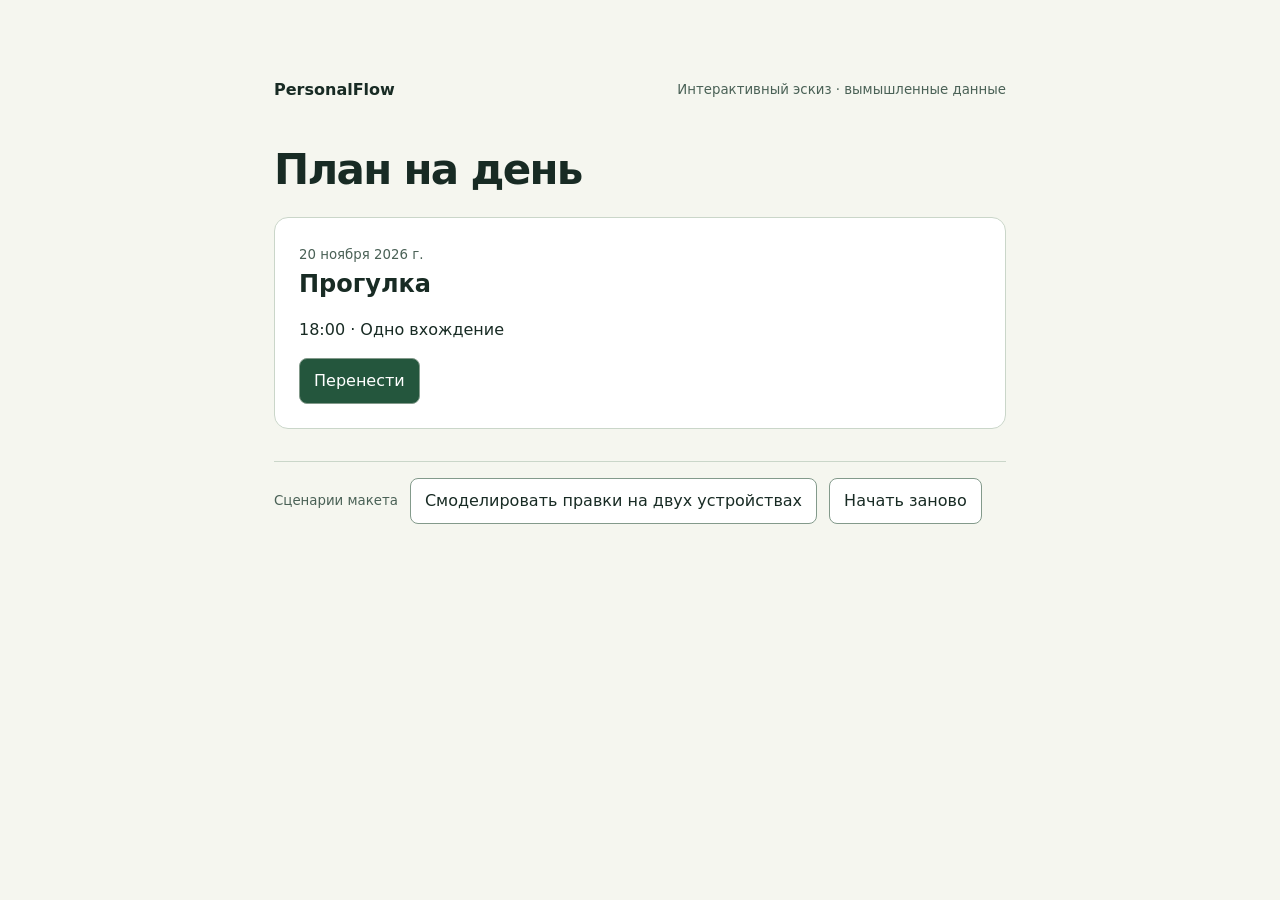
<file: docs/ux/mockups/move.html>
<!doctype html><html lang="ru"><meta charset="utf-8"><meta name="viewport" content="width=device-width, initial-scale=1"><title>PersonalFlow · Перенос задачи</title>
<style>
*{box-sizing:border-box}body{margin:0;background:#f5f6ef;color:#182b24;font:16px/1.5 system-ui}main{max-width:780px;margin:6vh auto;padding:24px}header,footer,.actions{display:flex;align-items:center;gap:12px;flex-wrap:wrap}header{justify-content:space-between}small{color:#4a6156}h1{font-size:clamp(26px,5vw,42px);letter-spacing:-.04em;margin:36px 0 10px}article,aside{padding:24px;border:1px solid #cad6c9;border-radius:14px;background:white;margin:16px 0}h2{margin:0}button,input{font:inherit;padding:10px 14px;border:1px solid #839a8b;border-radius:8px;background:white;color:inherit;min-height:44px}button{cursor:pointer}button.primary{background:#24563d;color:white}button:focus-visible,input:focus-visible{outline:3px solid #b87811}dialog{max-width:min(92vw,440px);border:1px solid #839a8b;border-radius:12px;padding:24px}dialog::backdrop{background:#182b2466}footer{margin-top:32px;border-top:1px solid #cad6c9;padding-top:16px}[hidden]{display:none!important}
</style><main><header><strong>PersonalFlow</strong><small>Интерактивный эскиз · вымышленные данные</small></header><h1>План на день</h1><article><small id="day"></small><h2>Прогулка</h2><p>18:00 · Одно вхождение</p><button class="primary" id="move">Перенести</button></article>
<div role="status" id="status"></div><button hidden id="undo">Отменить перенос</button>
<aside hidden id="conflict"><h2>На какую дату оставить прогулку?</h2><p id="base"></p><div class="actions"><button id="phone"></button><button id="pc"></button><button id="other">Выбрать другую дату</button></div></aside>
<footer><small>Сценарии макета</small><button id="simulate">Смоделировать правки на двух устройствах</button><button id="reset">Начать заново</button></footer>
<dialog id="picker"><form id="form"><h2>Перенести прогулку</h2><p><label>Новая дата <input required type="date" id="date"></label></p><div class="actions"><button class="primary">Сохранить</button><button type="button" id="cancel">Назад</button></div></form></dialog></main>
<script>
const el=id=>document.getElementById(id);
const label=d=>new Intl.DateTimeFormat('ru',{day:'numeric',month:'long',year:'numeric',timeZone:'UTC'}).format(new Date(d+'T12:00:00Z'));
let current,previous,remote;
function render(message){el('day').textContent=label(current);el('status').textContent=message;el('undo').hidden=!previous||!!remote;el('conflict').hidden=!remote;el('move').disabled=!!remote;el('simulate').disabled=!!remote}
function reset(){current='2026-11-20';previous=null;remote=null;render('')}
function picker(){el('date').value=current;el('picker').showModal()}
function resolve(day){current=day;remote=null;previous=null;render('Выбор сохранён. Обе версии учтены.')}
el('move').onclick=el('other').onclick=picker;
el('cancel').onclick=()=>el('picker').close();
el('form').onsubmit=e=>{e.preventDefault();const day=el('date').value;el('picker').close();if(remote){resolve(day);return}if(day===current)return;previous=current;current=day;render('Сохранено на устройстве · ожидает синхронизации')};
el('undo').onclick=()=>{current=previous;previous=null;render('Перенос отменён · ожидает синхронизации')};
el('simulate').onclick=()=>{const base=current;current=base==='2026-11-21'?'2026-11-23':'2026-11-21';remote=base==='2026-11-22'?'2026-11-24':'2026-11-22';el('base').textContent='До правок · '+label(base);el('phone').textContent='Телефон · '+label(current);el('pc').textContent='ПК · '+label(remote);render('На устройствах выбраны разные даты')};
el('phone').onclick=()=>resolve(current);el('pc').onclick=()=>resolve(remote);el('reset').onclick=reset;reset();
</script></html>
</file>
